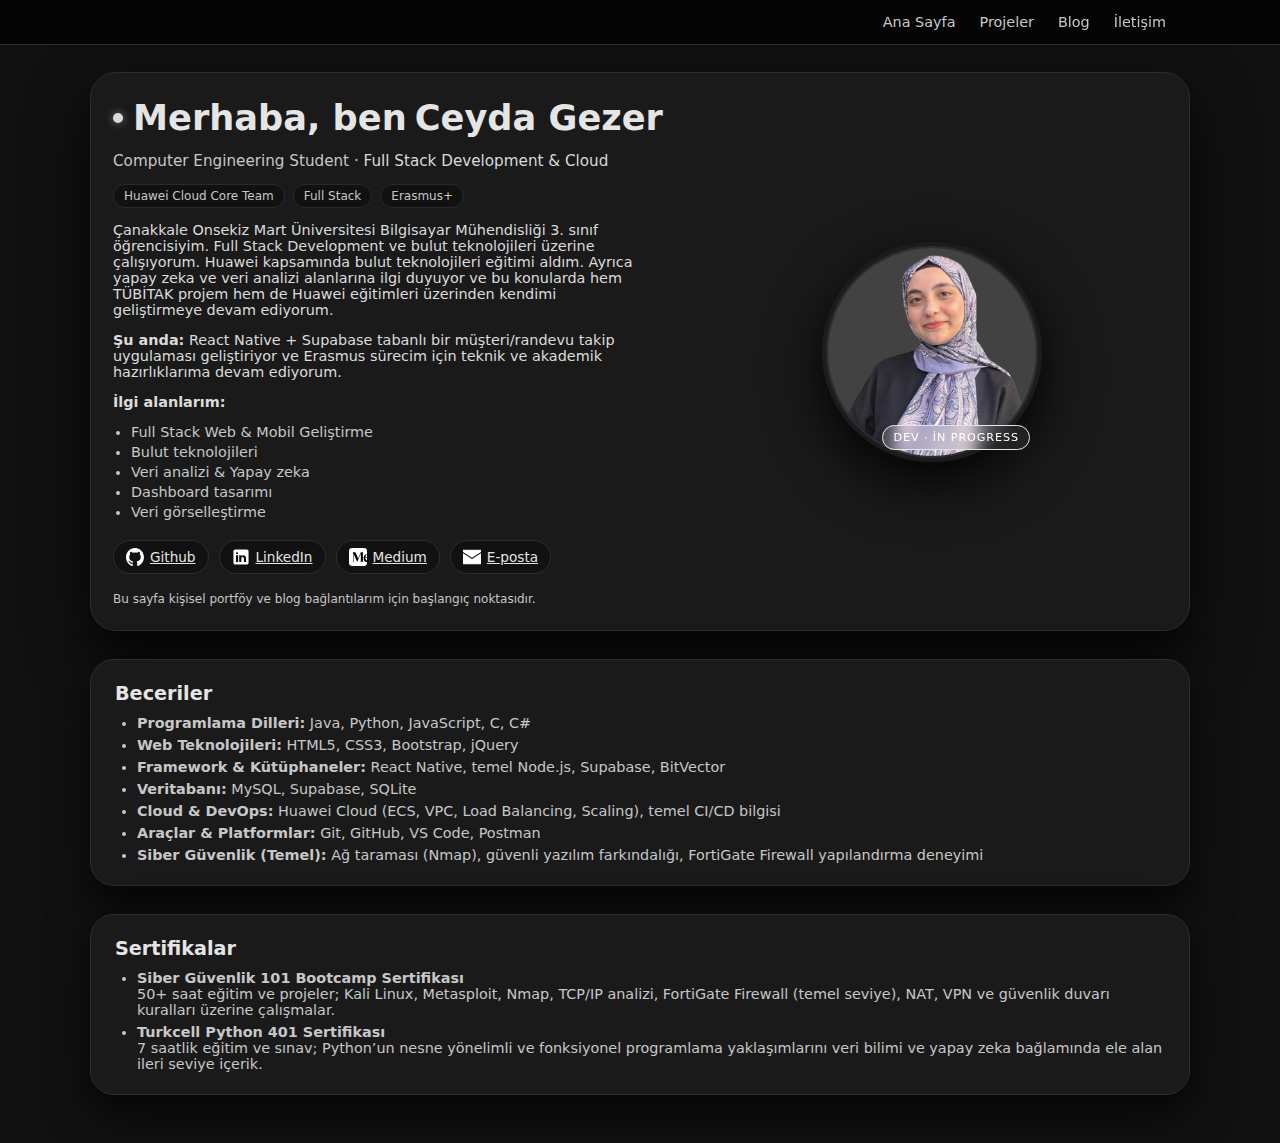
<file: index.html>
<!DOCTYPE html>
<html lang="tr">
<head>
  <meta name="description" content="Ceyda Gezer - Computer Engineering Student · Full Stack Development & Cloud. Portfolio, projelerim, blog yazılarım ve iletişim bilgilerim.">
  <meta name="viewport" content="width=device-width, initial-scale=1.0">
  <meta charset="UTF-8" />
  <title>Ceyda Gezer | Computer Engineering Student</title>
  <meta name="viewport" content="width=device-width, initial-scale=1.0" />
  <meta name="description" content="Ceyda Gezer - Computer Engineering student focusing on Full Stack Development, Cloud and data/AI." />

  <!-- CSS -->
  <link rel="stylesheet" href="style.css">
</head>

<body>
  <!-- ÜST MENÜ / NAV -->
  <header class="top-nav">
    <div class="nav-container">
      <nav class="nav-links">
        <!-- Ana Sayfa -->
        <div class="nav-item">
          <a href="#home">Ana Sayfa</a>
        </div>

        <!-- Projeler -->
        <div class="nav-item">
          <a href="#projects">Projeler</a>
          <div class="nav-dropdown">
            <a href="https://github.com/ceydagezer/kayit-formu" target="_blank">
              Kayıt Formu (HTML &amp; CSS)
            </a>
            <a href="https://github.com/ceydagezer/direnc-renk-kodu-hesaplayici" target="_blank">
              Direnç Renk Kodu Hesaplayıcı
            </a>
            <a href="https://github.com/ceydagezer/ascii-donusturucu" target="_blank">
              ASCII Dönüştürücü
            </a>
            <a href="https://github.com/ceydagezer/C-Programming" target="_blank">
              C Programming Çalışmalarım
            </a>
          </div>
        </div>

        <!-- Blog -->
        <div class="nav-item">
          <a href="#blog">Blog</a>
          <div class="nav-dropdown">
            <a href="https://medium.com/@gezerceyda17/minik-bir-tuzak-honeypot-nedir-ve-neden-kullan%C4%B1l%C4%B1r-28caf6072296" target="_blank">
              Minik Bir Tuzak: Honeypot Nedir?
            </a>
            <a href="https://medium.com/@gezerceyda17/fortigate-firewall-%C3%BCzerinde-%C3%B6zel-sertifika-kullan%C4%B1m%C4%B1-c3c699ee04bf" target="_blank">
              Fortigate Firewall Üzerinde Özel Sertifika
            </a>
            <a href="https://medium.com/@gezerceyda17/a%C4%9Flarda-veri-i%CC%87letimi-osi-ve-tcp-ip-modeli-2e1aaaa9c5f8" target="_blank">
              Ağlarda Veri İletimi: OSI &amp; TCP/IP
            </a>
          </div>
        </div>

        <!-- İletişim -->
        <div class="nav-item">
          <a href="#contact">İletişim</a>
          <div class="nav-dropdown">
            <a href="mailto:gezerceyda17@gmail.com">E-posta: gezerceyda17@gmail.com</a>
            <a href="https://www.linkedin.com/in/ceydagezer-312858234/" target="_blank">
              LinkedIn profilim
            </a>
          </div>
        </div>
      </nav>
    </div>
  </header>

  <!-- HERO / ANA KART -->
  <div class="hero-wrapper" id="home">
    <section class="hero-card">
      <!-- Sol taraf: Metin -->
      <div class="hero-content">
        <div class="hero-name-row">
          <span class="hero-dot"></span>

          <!-- Merhaba, ben + isim satırı -->
          <div class="hero-title-block">
            <span class="hello-text">Merhaba, ben</span>
            <h1 class="hero-name">Ceyda Gezer</h1>
          </div>
        </div>

        <p class="hero-title">
          Computer Engineering Student ·
          <span>Full Stack Development &amp; Cloud</span>
        </p>

        <div class="hero-tags">
          <span class="hero-tag">Huawei Cloud Core Team</span>
          <span class="hero-tag">Full Stack</span>
          <span class="hero-tag">Erasmus+</span>
        </div>

        <p class="hero-description">
          Çanakkale Onsekiz Mart Üniversitesi Bilgisayar Mühendisliği 3. sınıf öğrencisiyim. 
          <span class="hero-highlight">Full Stack Development</span> ve 
          <span class="hero-highlight">bulut teknolojileri</span> üzerine çalışıyorum. 
          Huawei kapsamında bulut teknolojileri eğitimi aldım. Ayrıca yapay zeka ve veri analizi
          alanlarına ilgi duyuyor ve bu konularda hem TÜBİTAK projem hem de Huawei eğitimleri
          üzerinden kendimi geliştirmeye devam ediyorum.
        </p>

        <p class="hero-description">
          <strong>Şu anda:</strong> React Native + Supabase tabanlı bir müşteri/randevu takip
          uygulaması geliştiriyor ve Erasmus sürecim için teknik ve akademik hazırlıklarıma
          devam ediyorum.
        </p>

        <p class="hero-description">
          <strong>İlgi alanlarım:</strong>
        </p>

        <ul class="hero-list">
          <li>Full Stack Web &amp; Mobil Geliştirme</li>
          <li>Bulut teknolojileri</li>
          <li>Veri analizi &amp; Yapay zeka</li>
          <li>Dashboard tasarımı</li>
          <li>Veri görselleştirme</li>
        </ul>

        <div class="hero-social">
          <!-- GitHub -->
          <a href="https://github.com/ceydagezer" target="_blank">
            <span class="icon">
              <img src="github-mark-white.svg" width="18" height="18" alt="GitHub logosu">
            </span>
            <span>Github</span>
          </a>

          <!-- LinkedIn -->
          <a href="https://www.linkedin.com/in/ceydagezer-312858234/" target="_blank">
            <span class="icon">
              <img src="white-linkedin-logo.svg" width="18" height="18" alt="LinkedIn logosu">
            </span>
            <span>LinkedIn</span>
          </a>

          <!-- Medium -->
          <a href="https://medium.com/@gezerceyda17" target="_blank">
            <span class="icon">
              <img src="Medium-Icon-White.svg" width="18" height="18" alt="Medium logosu">
            </span>
            <span>Medium</span>
          </a>

          <!-- E-posta -->
          <a href="mailto:gezerceyda17@gmail.com">
            <span class="icon">
              <img src="envelope-mail.svg" width="18" height="18" alt="Zarf ikonu">
            </span>
            <span>E-posta</span>
          </a>
        </div>

        <p class="hero-footnote">
          Bu sayfa kişisel portföy ve blog bağlantılarım için başlangıç noktasıdır.
        </p>
      </div> <!-- .hero-content -->

      <!-- Sağ taraf: Fotoğraf -->
      <div class="hero-avatar-wrapper">
        <div class="hero-avatar-card">
          <div class="hero-avatar-inner">
            <img src="ceyda.jpg" alt="Ceyda Gezer Profil Fotoğrafı" />
          </div>
          <div class="hero-avatar-badge">
            dev · in progress
          </div>
        </div>
      </div> <!-- .hero-avatar-wrapper -->
    </section>
  </div>

  <!-- BECERİLER -->
  <section class="section-card" id="skills">
    <h2 class="section-title">Beceriler</h2>
    <ul class="info-list">
      <li><strong>Programlama Dilleri:</strong> Java, Python, JavaScript, C, C#</li>
      <li><strong>Web Teknolojileri:</strong> HTML5, CSS3, Bootstrap, jQuery</li>
      <li><strong>Framework &amp; Kütüphaneler:</strong> React Native, temel Node.js, Supabase, BitVector</li>
      <li><strong>Veritabanı:</strong> MySQL, Supabase, SQLite</li>
      <li><strong>Cloud &amp; DevOps:</strong> Huawei Cloud (ECS, VPC, Load Balancing, Scaling), temel CI/CD bilgisi</li>
      <li><strong>Araçlar &amp; Platformlar:</strong> Git, GitHub, VS Code, Postman</li>
      <li><strong>Siber Güvenlik (Temel):</strong> Ağ taraması (Nmap), güvenli yazılım farkındalığı, FortiGate Firewall yapılandırma deneyimi</li>
    </ul>
  </section>

  <!-- SERTİFİKALAR -->
  <section class="section-card" id="certificates">
    <h2 class="section-title">Sertifikalar</h2>
    <ul class="info-list">
      <li>
        <strong>Siber Güvenlik 101 Bootcamp Sertifikası</strong><br />
        50+ saat eğitim ve projeler; Kali Linux, Metasploit, Nmap, TCP/IP analizi,  
        FortiGate Firewall (temel seviye), NAT, VPN ve güvenlik duvarı kuralları üzerine çalışmalar.
      </li>
      <li>
        <strong>Turkcell Python 401 Sertifikası</strong><br />
        7 saatlik eğitim ve sınav; Python’un nesne yönelimli ve fonksiyonel programlama
        yaklaşımlarını veri bilimi ve yapay zeka bağlamında ele alan ileri seviye içerik.
      </li>
    </ul>
  </section>

  <!-- Projeler / Blog / İletişim için anchor'lar -->
  <section id="projects"></section>
  <section id="blog"></section>
  <section id="contact"></section>

</body>
</html>

</body>
</html>
</file>
<file: style.css>
:root {
  --bg: #111111;
  --bg-soft: #1a1a1a;
  --text: #e5e5e5;
  --text-soft: #c7c7c7;
  --accent: #d9d9d9;
  --accent-soft: rgba(255, 255, 255, 0.05);
  --border: #2d2d2d;
}

/* Genel reset */
* {
  box-sizing: border-box;
  margin: 0;
  padding: 0;
}

/* Sayfa gövdesi */
body {
  font-family: system-ui, -apple-system, BlinkMacSystemFont, "Segoe UI", sans-serif;
  background: var(--bg);
  color: var(--text);
  min-height: 100vh;
  display: flex;
  flex-direction: column;
  align-items: center;
  padding: 72px 12px 48px; /* Üstte nav için boşluk */
}

/* ---------------------- */
/*   ÜST MENÜ (NAVBAR)    */
/* ---------------------- */

.top-nav {
  width: 100%;
  background: #050505;
  border-bottom: 1px solid #2c2c2c;
  padding: 10px 0;
  position: fixed;
  top: 0;
  left: 0;
  z-index: 999;
}

.nav-container {
  max-width: 1100px;
  margin: 0 auto;
  padding: 0 24px;
  display: flex;
  justify-content: flex-end;
  align-items: center;
}

.nav-links {
  display: flex;
  gap: 24px;
  align-items: center;
  font-size: 0.9rem;
}

.nav-item {
  position: relative;
}

.nav-item > a {
  color: var(--text-soft);
  text-decoration: none;
  padding: 4px 0;
  display: inline-block;
  transition: 0.2s ease;
}

.nav-item > a:hover {
  color: var(--text);
}

/* Açılır menü */
.nav-dropdown {
  position: absolute;
  top: 100%;
  left: 0;
  min-width: 230px;
  background: #181818;
  border-radius: 12px;
  border: 1px solid var(--border);
  padding: 6px 0;
  box-shadow: 0 16px 40px rgba(0, 0, 0, 0.7);
  opacity: 0;
  pointer-events: none;
  transform: translateY(6px);
  transition: 0.18s ease;
}

.nav-item:hover .nav-dropdown {
  opacity: 1;
  pointer-events: auto;
  transform: translateY(0);
}

.nav-dropdown a {
  display: block;
  padding: 6px 14px;
  font-size: 0.85rem;
  color: var(--text-soft);
  text-decoration: none;
}

.nav-dropdown a:hover {
  background: #222222;
  color: var(--text);
}

/* ---------------------- */
/*       HERO KARTI       */
/* ---------------------- */

.hero-wrapper {
  width: 100%;
  max-width: 1100px;
  display: flex;
  justify-content: center;
}

.hero-card {
  width: 100%;
  display: grid;
  grid-template-columns: 1.2fr 1fr;
  gap: 20px;
  background: var(--bg-soft);
  border-radius: 26px;
  padding: 24px 22px;
  border: 1px solid var(--border);
  box-shadow: 0 24px 60px rgba(0, 0, 0, 0.8);
}

@media (max-width: 768px) {
  .hero-card {
    grid-template-columns: 1fr;
  }
}

.hero-content {
  display: flex;
  flex-direction: column;
  gap: 14px;
  justify-content: center;
}

/* İsim satırı */

.hero-name-row {
  display: flex;
  align-items: center;
  gap: 10px;
}

.hero-dot {
  width: 10px;
  height: 10px;
  border-radius: 999px;
  background: var(--accent);
  box-shadow: 0 0 8px rgba(255, 255, 255, 0.4);
}

.hero-title-block {
  display: flex;
  align-items: baseline;
  gap: 8px;
}

/* Merhaba, ben ve Ceyda Gezer aynı boyutta */
.hello-text {
  font-size: clamp(1.8rem, 3vw, 2.2rem);
  font-weight: 700;
  color: var(--text);
}

.hero-name {
  font-size: clamp(1.8rem, 3vw, 2.2rem);
  font-weight: 700;
}

.hero-title {
  font-size: 0.95rem;
  color: var(--text-soft);
}

.hero-title span {
  color: var(--accent);
}

.hero-tags {
  display: flex;
  flex-wrap: wrap;
  gap: 8px;
}

.hero-tag {
  font-size: 0.75rem;
  padding: 4px 10px;
  border-radius: 999px;
  border: 1px solid #2a2a2a;
  background: #111111;
  color: var(--text-soft);
}

.hero-description {
  font-size: 0.9rem;
  color: #dcdcdc;
  max-width: 520px;
}

.hero-highlight {
  color: var(--accent);
  font-weight: 500;
}

/* İlgi alanları listesi */

.hero-list {
  margin-left: 18px;
  color: var(--text-soft);
  font-size: 0.9rem;
  display: flex;
  flex-direction: column;
  gap: 4px;
}

/* Sosyal butonlar */

.hero-social {
  display: flex;
  flex-wrap: wrap;
  gap: 10px;
  margin-top: 6px;
}

.hero-social a {
  font-size: 0.85rem;
  padding: 7px 12px;
  border-radius: 999px;
  border: 1px solid #2d2d2d;
  color: var(--text);
  background: #111111;
  display: inline-flex;
  align-items: center;
  gap: 6px;
  transition: 0.18s ease;
}

.hero-social a:hover {
  border-color: #e4e4e4;
  color: #ffffff;
  background: #ffffff10;
}

.icon img {
  display: block;
}

/* Profil fotoğrafı kısmı */

.hero-avatar-wrapper {
  display: flex;
  justify-content: center;
  align-items: center;
}

.hero-avatar-card {
  position: relative;
  width: 220px;
  height: 220px;
  border-radius: 999px;
  padding: 4px;
  background: radial-gradient(circle at center, #333, #1a1a1a 75%);
  box-shadow: 0 20px 55px rgba(0, 0, 0, 0.9);
}

.hero-avatar-inner {
  width: 100%;
  height: 100%;
  border-radius: 999px;
  overflow: hidden;
  border: 2px solid #2e2e2e;
  background: #0f0f0f;
  display: flex;
  align-items: center;
  justify-content: center;
}

.hero-avatar-inner img {
  width: 100%;
  height: 100%;
  object-fit: cover;
}

.hero-avatar-badge {
  position: absolute;
  bottom: 12px;
  right: 12px;
  padding: 5px 10px;
  border-radius: 999px;
  background: rgba(255, 255, 255, 0.08);
  border: 1px solid #e4e4e4;
  color: #ffffff;
  font-size: 0.7rem;
  text-transform: uppercase;
  letter-spacing: 0.08em;
  backdrop-filter: blur(8px);
}

/* Alt not */
.hero-footnote {
  margin-top: 4px;
  font-size: 0.75rem;
  color: var(--text-soft);
}

/* ---------------------- */
/*   BECERİLER / SERTİFİKA */
/* ---------------------- */

.section-card {
  width: 100%;
  max-width: 1100px;
  margin-top: 28px;
  background: var(--bg-soft);
  border-radius: 24px;
  padding: 22px 24px;
  border: 1px solid var(--border);
  box-shadow: 0 18px 45px rgba(0, 0, 0, 0.75);
}

.section-title {
  font-size: 1.2rem;
  margin-bottom: 10px;
}

.info-list {
  list-style: disc;
  margin-left: 22px;
  font-size: 0.9rem;
  color: var(--text-soft);
}

.info-list li + li {
  margin-top: 6px;
}
</file>
